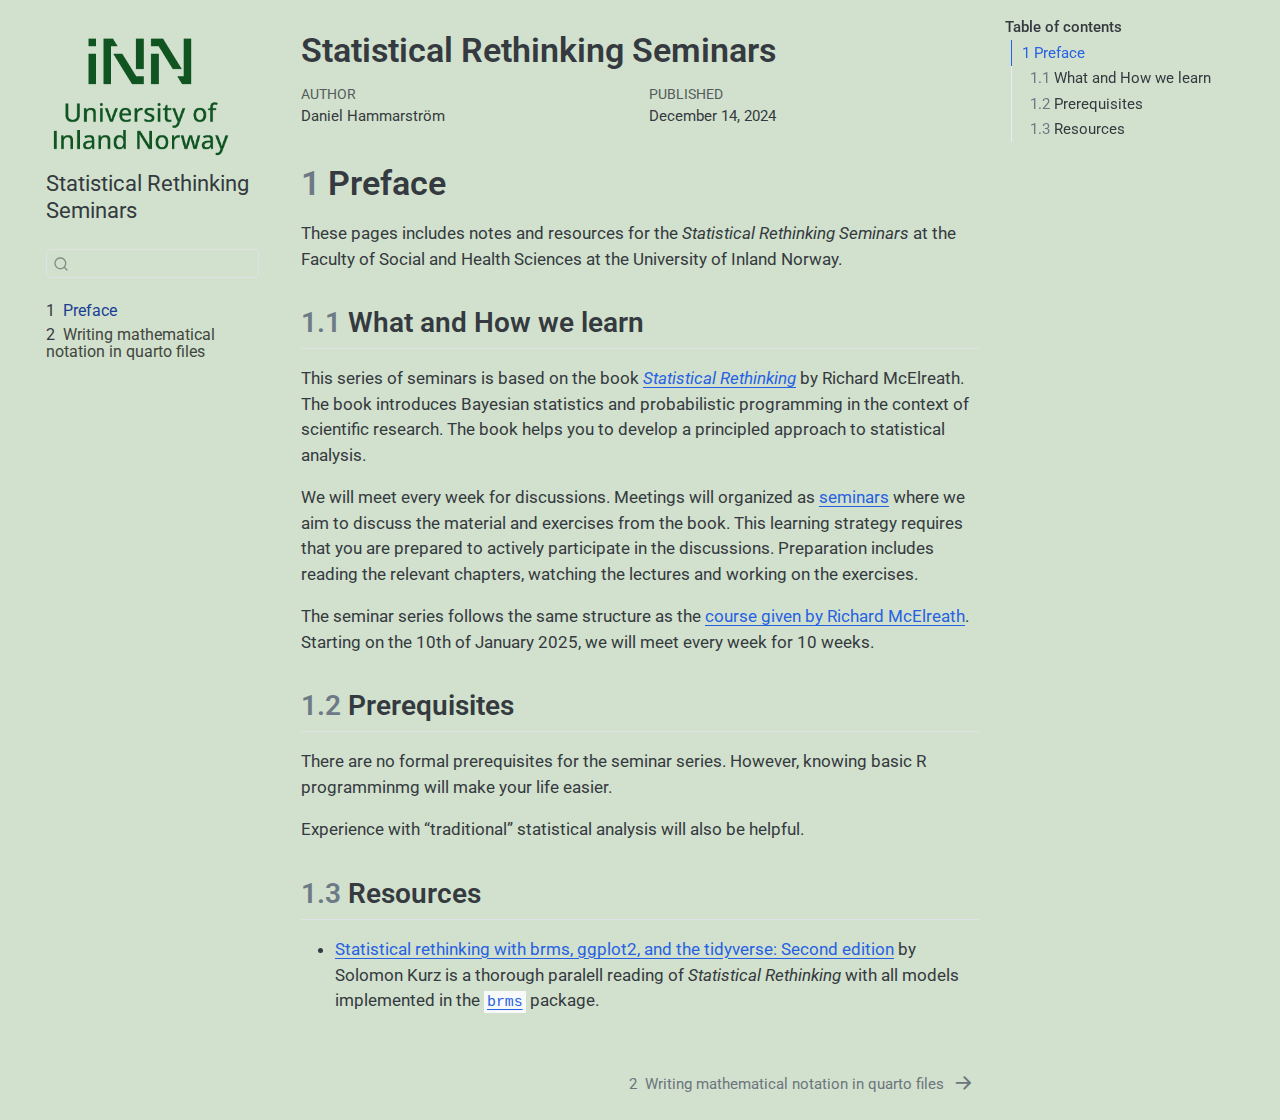
<file: index.html>
<!DOCTYPE html>
<html xmlns="http://www.w3.org/1999/xhtml" lang="en" xml:lang="en"><head>

<meta charset="utf-8">
<meta name="generator" content="quarto-1.6.39">

<meta name="viewport" content="width=device-width, initial-scale=1.0, user-scalable=yes">

<meta name="author" content="Daniel Hammarström">
<meta name="dcterms.date" content="2024-12-14">

<title>Statistical Rethinking Seminars</title>
<style>
code{white-space: pre-wrap;}
span.smallcaps{font-variant: small-caps;}
div.columns{display: flex; gap: min(4vw, 1.5em);}
div.column{flex: auto; overflow-x: auto;}
div.hanging-indent{margin-left: 1.5em; text-indent: -1.5em;}
ul.task-list{list-style: none;}
ul.task-list li input[type="checkbox"] {
  width: 0.8em;
  margin: 0 0.8em 0.2em -1em; /* quarto-specific, see https://github.com/quarto-dev/quarto-cli/issues/4556 */ 
  vertical-align: middle;
}
</style>


<script src="site_libs/quarto-nav/quarto-nav.js"></script>
<script src="site_libs/quarto-nav/headroom.min.js"></script>
<script src="site_libs/clipboard/clipboard.min.js"></script>
<script src="site_libs/quarto-search/autocomplete.umd.js"></script>
<script src="site_libs/quarto-search/fuse.min.js"></script>
<script src="site_libs/quarto-search/quarto-search.js"></script>
<meta name="quarto:offset" content="./">
<link href="./01-notation.html" rel="next">
<script src="site_libs/quarto-html/quarto.js"></script>
<script src="site_libs/quarto-html/popper.min.js"></script>
<script src="site_libs/quarto-html/tippy.umd.min.js"></script>
<script src="site_libs/quarto-html/anchor.min.js"></script>
<link href="site_libs/quarto-html/tippy.css" rel="stylesheet">
<link href="site_libs/quarto-html/quarto-syntax-highlighting-e26003cea8cd680ca0c55a263523d882.css" rel="stylesheet" id="quarto-text-highlighting-styles">
<script src="site_libs/bootstrap/bootstrap.min.js"></script>
<link href="site_libs/bootstrap/bootstrap-icons.css" rel="stylesheet">
<link href="site_libs/bootstrap/bootstrap-5dd0476be0491dc36d92c954f09f73ba.min.css" rel="stylesheet" append-hash="true" id="quarto-bootstrap" data-mode="light">
<script id="quarto-search-options" type="application/json">{
  "location": "sidebar",
  "copy-button": false,
  "collapse-after": 3,
  "panel-placement": "start",
  "type": "textbox",
  "limit": 50,
  "keyboard-shortcut": [
    "f",
    "/",
    "s"
  ],
  "show-item-context": false,
  "language": {
    "search-no-results-text": "No results",
    "search-matching-documents-text": "matching documents",
    "search-copy-link-title": "Copy link to search",
    "search-hide-matches-text": "Hide additional matches",
    "search-more-match-text": "more match in this document",
    "search-more-matches-text": "more matches in this document",
    "search-clear-button-title": "Clear",
    "search-text-placeholder": "",
    "search-detached-cancel-button-title": "Cancel",
    "search-submit-button-title": "Submit",
    "search-label": "Search"
  }
}</script>


</head>

<body class="nav-sidebar floating">

<div id="quarto-search-results"></div>
  <header id="quarto-header" class="headroom fixed-top">
  <nav class="quarto-secondary-nav">
    <div class="container-fluid d-flex">
      <button type="button" class="quarto-btn-toggle btn" data-bs-toggle="collapse" role="button" data-bs-target=".quarto-sidebar-collapse-item" aria-controls="quarto-sidebar" aria-expanded="false" aria-label="Toggle sidebar navigation" onclick="if (window.quartoToggleHeadroom) { window.quartoToggleHeadroom(); }">
        <i class="bi bi-layout-text-sidebar-reverse"></i>
      </button>
        <nav class="quarto-page-breadcrumbs" aria-label="breadcrumb"><ol class="breadcrumb"><li class="breadcrumb-item"><a href="./index.html"><span class="chapter-number">1</span>&nbsp; <span class="chapter-title">Preface</span></a></li></ol></nav>
        <a class="flex-grow-1" role="navigation" data-bs-toggle="collapse" data-bs-target=".quarto-sidebar-collapse-item" aria-controls="quarto-sidebar" aria-expanded="false" aria-label="Toggle sidebar navigation" onclick="if (window.quartoToggleHeadroom) { window.quartoToggleHeadroom(); }">      
        </a>
      <button type="button" class="btn quarto-search-button" aria-label="Search" onclick="window.quartoOpenSearch();">
        <i class="bi bi-search"></i>
      </button>
    </div>
  </nav>
</header>
<!-- content -->
<div id="quarto-content" class="quarto-container page-columns page-rows-contents page-layout-article">
<!-- sidebar -->
  <nav id="quarto-sidebar" class="sidebar collapse collapse-horizontal quarto-sidebar-collapse-item sidebar-navigation floating overflow-auto">
    <div class="pt-lg-2 mt-2 text-left sidebar-header sidebar-header-stacked">
      <a href="./index.html" class="sidebar-logo-link">
      <img src="./resources/inn-logo-green-vertical.png" alt="" class="sidebar-logo py-0 d-lg-inline d-none">
      </a>
    <div class="sidebar-title mb-0 py-0">
      <a href="./">Statistical Rethinking Seminars</a> 
    </div>
      </div>
        <div class="mt-2 flex-shrink-0 align-items-center">
        <div class="sidebar-search">
        <div id="quarto-search" class="" title="Search"></div>
        </div>
        </div>
    <div class="sidebar-menu-container"> 
    <ul class="list-unstyled mt-1">
        <li class="sidebar-item">
  <div class="sidebar-item-container"> 
  <a href="./index.html" class="sidebar-item-text sidebar-link active">
 <span class="menu-text"><span class="chapter-number">1</span>&nbsp; <span class="chapter-title">Preface</span></span></a>
  </div>
</li>
        <li class="sidebar-item">
  <div class="sidebar-item-container"> 
  <a href="./01-notation.html" class="sidebar-item-text sidebar-link">
 <span class="menu-text"><span class="chapter-number">2</span>&nbsp; <span class="chapter-title">Writing mathematical notation in quarto files</span></span></a>
  </div>
</li>
    </ul>
    </div>
</nav>
<div id="quarto-sidebar-glass" class="quarto-sidebar-collapse-item" data-bs-toggle="collapse" data-bs-target=".quarto-sidebar-collapse-item"></div>
<!-- margin-sidebar -->
    <div id="quarto-margin-sidebar" class="sidebar margin-sidebar">
        <nav id="TOC" role="doc-toc" class="toc-active">
    <h2 id="toc-title">Table of contents</h2>
   
  <ul>
  <li><a href="#preface" id="toc-preface" class="nav-link active" data-scroll-target="#preface"><span class="header-section-number">1</span> Preface</a>
  <ul class="collapse">
  <li><a href="#what-and-how-we-learn" id="toc-what-and-how-we-learn" class="nav-link" data-scroll-target="#what-and-how-we-learn"><span class="header-section-number">1.1</span> What and How we learn</a></li>
  <li><a href="#prerequisites" id="toc-prerequisites" class="nav-link" data-scroll-target="#prerequisites"><span class="header-section-number">1.2</span> Prerequisites</a></li>
  <li><a href="#resources" id="toc-resources" class="nav-link" data-scroll-target="#resources"><span class="header-section-number">1.3</span> Resources</a></li>
  </ul></li>
  </ul>
</nav>
    </div>
<!-- main -->
<main class="content" id="quarto-document-content">

<header id="title-block-header" class="quarto-title-block default">
<div class="quarto-title">
<h1 class="title">Statistical Rethinking Seminars</h1>
</div>



<div class="quarto-title-meta">

    <div>
    <div class="quarto-title-meta-heading">Author</div>
    <div class="quarto-title-meta-contents">
             <p>Daniel Hammarström </p>
          </div>
  </div>
    
    <div>
    <div class="quarto-title-meta-heading">Published</div>
    <div class="quarto-title-meta-contents">
      <p class="date">December 14, 2024</p>
    </div>
  </div>
  
    
  </div>
  


</header>


<section id="preface" class="level1" data-number="1">
<h1 data-number="1"><span class="header-section-number">1</span> Preface</h1>
<p>These pages includes notes and resources for the <em>Statistical Rethinking Seminars</em> at the Faculty of Social and Health Sciences at the University of Inland Norway.</p>
<section id="what-and-how-we-learn" class="level2" data-number="1.1">
<h2 data-number="1.1" class="anchored" data-anchor-id="what-and-how-we-learn"><span class="header-section-number">1.1</span> What and How we learn</h2>
<p>This series of seminars is based on the book <a href="https://www.routledge.com/Statistical-Rethinking-A-Bayesian-Course-with-Examples-in-R-and-STAN/McElreath/p/book/9780367139919"><em>Statistical Rethinking</em></a> by Richard McElreath. The book introduces Bayesian statistics and probabilistic programming in the context of scientific research. The book helps you to develop a principled approach to statistical analysis.</p>
<p>We will meet every week for discussions. Meetings will organized as <a href="https://en.wikipedia.org/wiki/Seminar">seminars</a> where we aim to discuss the material and exercises from the book. This learning strategy requires that you are prepared to actively participate in the discussions. Preparation includes reading the relevant chapters, watching the lectures and working on the exercises.</p>
<p>The seminar series follows the same structure as the <a href="https://github.com/rmcelreath/stat_rethinking_2025">course given by Richard McElreath</a>. Starting on the 10th of January 2025, we will meet every week for 10 weeks.</p>
</section>
<section id="prerequisites" class="level2" data-number="1.2">
<h2 data-number="1.2" class="anchored" data-anchor-id="prerequisites"><span class="header-section-number">1.2</span> Prerequisites</h2>
<p>There are no formal prerequisites for the seminar series. However, knowing basic R programminmg will make your life easier.</p>
<p>Experience with “traditional” statistical analysis will also be helpful.</p>
</section>
<section id="resources" class="level2" data-number="1.3">
<h2 data-number="1.3" class="anchored" data-anchor-id="resources"><span class="header-section-number">1.3</span> Resources</h2>
<ul>
<li><a href="https://bookdown.org/content/4857/">Statistical rethinking with brms, ggplot2, and the tidyverse: Second edition</a> by Solomon Kurz is a thorough paralell reading of <em>Statistical Rethinking</em> with all models implemented in the <a href="https://github.com/paul-buerkner/brms"><code>brms</code></a> package.</li>
</ul>


</section>
</section>

</main> <!-- /main -->
<script id="quarto-html-after-body" type="application/javascript">
window.document.addEventListener("DOMContentLoaded", function (event) {
  const toggleBodyColorMode = (bsSheetEl) => {
    const mode = bsSheetEl.getAttribute("data-mode");
    const bodyEl = window.document.querySelector("body");
    if (mode === "dark") {
      bodyEl.classList.add("quarto-dark");
      bodyEl.classList.remove("quarto-light");
    } else {
      bodyEl.classList.add("quarto-light");
      bodyEl.classList.remove("quarto-dark");
    }
  }
  const toggleBodyColorPrimary = () => {
    const bsSheetEl = window.document.querySelector("link#quarto-bootstrap");
    if (bsSheetEl) {
      toggleBodyColorMode(bsSheetEl);
    }
  }
  toggleBodyColorPrimary();  
  const icon = "";
  const anchorJS = new window.AnchorJS();
  anchorJS.options = {
    placement: 'right',
    icon: icon
  };
  anchorJS.add('.anchored');
  const isCodeAnnotation = (el) => {
    for (const clz of el.classList) {
      if (clz.startsWith('code-annotation-')) {                     
        return true;
      }
    }
    return false;
  }
  const onCopySuccess = function(e) {
    // button target
    const button = e.trigger;
    // don't keep focus
    button.blur();
    // flash "checked"
    button.classList.add('code-copy-button-checked');
    var currentTitle = button.getAttribute("title");
    button.setAttribute("title", "Copied!");
    let tooltip;
    if (window.bootstrap) {
      button.setAttribute("data-bs-toggle", "tooltip");
      button.setAttribute("data-bs-placement", "left");
      button.setAttribute("data-bs-title", "Copied!");
      tooltip = new bootstrap.Tooltip(button, 
        { trigger: "manual", 
          customClass: "code-copy-button-tooltip",
          offset: [0, -8]});
      tooltip.show();    
    }
    setTimeout(function() {
      if (tooltip) {
        tooltip.hide();
        button.removeAttribute("data-bs-title");
        button.removeAttribute("data-bs-toggle");
        button.removeAttribute("data-bs-placement");
      }
      button.setAttribute("title", currentTitle);
      button.classList.remove('code-copy-button-checked');
    }, 1000);
    // clear code selection
    e.clearSelection();
  }
  const getTextToCopy = function(trigger) {
      const codeEl = trigger.previousElementSibling.cloneNode(true);
      for (const childEl of codeEl.children) {
        if (isCodeAnnotation(childEl)) {
          childEl.remove();
        }
      }
      return codeEl.innerText;
  }
  const clipboard = new window.ClipboardJS('.code-copy-button:not([data-in-quarto-modal])', {
    text: getTextToCopy
  });
  clipboard.on('success', onCopySuccess);
  if (window.document.getElementById('quarto-embedded-source-code-modal')) {
    const clipboardModal = new window.ClipboardJS('.code-copy-button[data-in-quarto-modal]', {
      text: getTextToCopy,
      container: window.document.getElementById('quarto-embedded-source-code-modal')
    });
    clipboardModal.on('success', onCopySuccess);
  }
    var localhostRegex = new RegExp(/^(?:http|https):\/\/localhost\:?[0-9]*\//);
    var mailtoRegex = new RegExp(/^mailto:/);
      var filterRegex = new RegExp('/' + window.location.host + '/');
    var isInternal = (href) => {
        return filterRegex.test(href) || localhostRegex.test(href) || mailtoRegex.test(href);
    }
    // Inspect non-navigation links and adorn them if external
 	var links = window.document.querySelectorAll('a[href]:not(.nav-link):not(.navbar-brand):not(.toc-action):not(.sidebar-link):not(.sidebar-item-toggle):not(.pagination-link):not(.no-external):not([aria-hidden]):not(.dropdown-item):not(.quarto-navigation-tool):not(.about-link)');
    for (var i=0; i<links.length; i++) {
      const link = links[i];
      if (!isInternal(link.href)) {
        // undo the damage that might have been done by quarto-nav.js in the case of
        // links that we want to consider external
        if (link.dataset.originalHref !== undefined) {
          link.href = link.dataset.originalHref;
        }
      }
    }
  function tippyHover(el, contentFn, onTriggerFn, onUntriggerFn) {
    const config = {
      allowHTML: true,
      maxWidth: 500,
      delay: 100,
      arrow: false,
      appendTo: function(el) {
          return el.parentElement;
      },
      interactive: true,
      interactiveBorder: 10,
      theme: 'quarto',
      placement: 'bottom-start',
    };
    if (contentFn) {
      config.content = contentFn;
    }
    if (onTriggerFn) {
      config.onTrigger = onTriggerFn;
    }
    if (onUntriggerFn) {
      config.onUntrigger = onUntriggerFn;
    }
    window.tippy(el, config); 
  }
  const noterefs = window.document.querySelectorAll('a[role="doc-noteref"]');
  for (var i=0; i<noterefs.length; i++) {
    const ref = noterefs[i];
    tippyHover(ref, function() {
      // use id or data attribute instead here
      let href = ref.getAttribute('data-footnote-href') || ref.getAttribute('href');
      try { href = new URL(href).hash; } catch {}
      const id = href.replace(/^#\/?/, "");
      const note = window.document.getElementById(id);
      if (note) {
        return note.innerHTML;
      } else {
        return "";
      }
    });
  }
  const xrefs = window.document.querySelectorAll('a.quarto-xref');
  const processXRef = (id, note) => {
    // Strip column container classes
    const stripColumnClz = (el) => {
      el.classList.remove("page-full", "page-columns");
      if (el.children) {
        for (const child of el.children) {
          stripColumnClz(child);
        }
      }
    }
    stripColumnClz(note)
    if (id === null || id.startsWith('sec-')) {
      // Special case sections, only their first couple elements
      const container = document.createElement("div");
      if (note.children && note.children.length > 2) {
        container.appendChild(note.children[0].cloneNode(true));
        for (let i = 1; i < note.children.length; i++) {
          const child = note.children[i];
          if (child.tagName === "P" && child.innerText === "") {
            continue;
          } else {
            container.appendChild(child.cloneNode(true));
            break;
          }
        }
        if (window.Quarto?.typesetMath) {
          window.Quarto.typesetMath(container);
        }
        return container.innerHTML
      } else {
        if (window.Quarto?.typesetMath) {
          window.Quarto.typesetMath(note);
        }
        return note.innerHTML;
      }
    } else {
      // Remove any anchor links if they are present
      const anchorLink = note.querySelector('a.anchorjs-link');
      if (anchorLink) {
        anchorLink.remove();
      }
      if (window.Quarto?.typesetMath) {
        window.Quarto.typesetMath(note);
      }
      if (note.classList.contains("callout")) {
        return note.outerHTML;
      } else {
        return note.innerHTML;
      }
    }
  }
  for (var i=0; i<xrefs.length; i++) {
    const xref = xrefs[i];
    tippyHover(xref, undefined, function(instance) {
      instance.disable();
      let url = xref.getAttribute('href');
      let hash = undefined; 
      if (url.startsWith('#')) {
        hash = url;
      } else {
        try { hash = new URL(url).hash; } catch {}
      }
      if (hash) {
        const id = hash.replace(/^#\/?/, "");
        const note = window.document.getElementById(id);
        if (note !== null) {
          try {
            const html = processXRef(id, note.cloneNode(true));
            instance.setContent(html);
          } finally {
            instance.enable();
            instance.show();
          }
        } else {
          // See if we can fetch this
          fetch(url.split('#')[0])
          .then(res => res.text())
          .then(html => {
            const parser = new DOMParser();
            const htmlDoc = parser.parseFromString(html, "text/html");
            const note = htmlDoc.getElementById(id);
            if (note !== null) {
              const html = processXRef(id, note);
              instance.setContent(html);
            } 
          }).finally(() => {
            instance.enable();
            instance.show();
          });
        }
      } else {
        // See if we can fetch a full url (with no hash to target)
        // This is a special case and we should probably do some content thinning / targeting
        fetch(url)
        .then(res => res.text())
        .then(html => {
          const parser = new DOMParser();
          const htmlDoc = parser.parseFromString(html, "text/html");
          const note = htmlDoc.querySelector('main.content');
          if (note !== null) {
            // This should only happen for chapter cross references
            // (since there is no id in the URL)
            // remove the first header
            if (note.children.length > 0 && note.children[0].tagName === "HEADER") {
              note.children[0].remove();
            }
            const html = processXRef(null, note);
            instance.setContent(html);
          } 
        }).finally(() => {
          instance.enable();
          instance.show();
        });
      }
    }, function(instance) {
    });
  }
      let selectedAnnoteEl;
      const selectorForAnnotation = ( cell, annotation) => {
        let cellAttr = 'data-code-cell="' + cell + '"';
        let lineAttr = 'data-code-annotation="' +  annotation + '"';
        const selector = 'span[' + cellAttr + '][' + lineAttr + ']';
        return selector;
      }
      const selectCodeLines = (annoteEl) => {
        const doc = window.document;
        const targetCell = annoteEl.getAttribute("data-target-cell");
        const targetAnnotation = annoteEl.getAttribute("data-target-annotation");
        const annoteSpan = window.document.querySelector(selectorForAnnotation(targetCell, targetAnnotation));
        const lines = annoteSpan.getAttribute("data-code-lines").split(",");
        const lineIds = lines.map((line) => {
          return targetCell + "-" + line;
        })
        let top = null;
        let height = null;
        let parent = null;
        if (lineIds.length > 0) {
            //compute the position of the single el (top and bottom and make a div)
            const el = window.document.getElementById(lineIds[0]);
            top = el.offsetTop;
            height = el.offsetHeight;
            parent = el.parentElement.parentElement;
          if (lineIds.length > 1) {
            const lastEl = window.document.getElementById(lineIds[lineIds.length - 1]);
            const bottom = lastEl.offsetTop + lastEl.offsetHeight;
            height = bottom - top;
          }
          if (top !== null && height !== null && parent !== null) {
            // cook up a div (if necessary) and position it 
            let div = window.document.getElementById("code-annotation-line-highlight");
            if (div === null) {
              div = window.document.createElement("div");
              div.setAttribute("id", "code-annotation-line-highlight");
              div.style.position = 'absolute';
              parent.appendChild(div);
            }
            div.style.top = top - 2 + "px";
            div.style.height = height + 4 + "px";
            div.style.left = 0;
            let gutterDiv = window.document.getElementById("code-annotation-line-highlight-gutter");
            if (gutterDiv === null) {
              gutterDiv = window.document.createElement("div");
              gutterDiv.setAttribute("id", "code-annotation-line-highlight-gutter");
              gutterDiv.style.position = 'absolute';
              const codeCell = window.document.getElementById(targetCell);
              const gutter = codeCell.querySelector('.code-annotation-gutter');
              gutter.appendChild(gutterDiv);
            }
            gutterDiv.style.top = top - 2 + "px";
            gutterDiv.style.height = height + 4 + "px";
          }
          selectedAnnoteEl = annoteEl;
        }
      };
      const unselectCodeLines = () => {
        const elementsIds = ["code-annotation-line-highlight", "code-annotation-line-highlight-gutter"];
        elementsIds.forEach((elId) => {
          const div = window.document.getElementById(elId);
          if (div) {
            div.remove();
          }
        });
        selectedAnnoteEl = undefined;
      };
        // Handle positioning of the toggle
    window.addEventListener(
      "resize",
      throttle(() => {
        elRect = undefined;
        if (selectedAnnoteEl) {
          selectCodeLines(selectedAnnoteEl);
        }
      }, 10)
    );
    function throttle(fn, ms) {
    let throttle = false;
    let timer;
      return (...args) => {
        if(!throttle) { // first call gets through
            fn.apply(this, args);
            throttle = true;
        } else { // all the others get throttled
            if(timer) clearTimeout(timer); // cancel #2
            timer = setTimeout(() => {
              fn.apply(this, args);
              timer = throttle = false;
            }, ms);
        }
      };
    }
      // Attach click handler to the DT
      const annoteDls = window.document.querySelectorAll('dt[data-target-cell]');
      for (const annoteDlNode of annoteDls) {
        annoteDlNode.addEventListener('click', (event) => {
          const clickedEl = event.target;
          if (clickedEl !== selectedAnnoteEl) {
            unselectCodeLines();
            const activeEl = window.document.querySelector('dt[data-target-cell].code-annotation-active');
            if (activeEl) {
              activeEl.classList.remove('code-annotation-active');
            }
            selectCodeLines(clickedEl);
            clickedEl.classList.add('code-annotation-active');
          } else {
            // Unselect the line
            unselectCodeLines();
            clickedEl.classList.remove('code-annotation-active');
          }
        });
      }
  const findCites = (el) => {
    const parentEl = el.parentElement;
    if (parentEl) {
      const cites = parentEl.dataset.cites;
      if (cites) {
        return {
          el,
          cites: cites.split(' ')
        };
      } else {
        return findCites(el.parentElement)
      }
    } else {
      return undefined;
    }
  };
  var bibliorefs = window.document.querySelectorAll('a[role="doc-biblioref"]');
  for (var i=0; i<bibliorefs.length; i++) {
    const ref = bibliorefs[i];
    const citeInfo = findCites(ref);
    if (citeInfo) {
      tippyHover(citeInfo.el, function() {
        var popup = window.document.createElement('div');
        citeInfo.cites.forEach(function(cite) {
          var citeDiv = window.document.createElement('div');
          citeDiv.classList.add('hanging-indent');
          citeDiv.classList.add('csl-entry');
          var biblioDiv = window.document.getElementById('ref-' + cite);
          if (biblioDiv) {
            citeDiv.innerHTML = biblioDiv.innerHTML;
          }
          popup.appendChild(citeDiv);
        });
        return popup.innerHTML;
      });
    }
  }
});
</script>
<nav class="page-navigation">
  <div class="nav-page nav-page-previous">
  </div>
  <div class="nav-page nav-page-next">
      <a href="./01-notation.html" class="pagination-link" aria-label="Writing mathematical notation in quarto files">
        <span class="nav-page-text"><span class="chapter-number">2</span>&nbsp; <span class="chapter-title">Writing mathematical notation in quarto files</span></span> <i class="bi bi-arrow-right-short"></i>
      </a>
  </div>
</nav>
</div> <!-- /content -->




</body></html>
</file>
<file: site_libs/quarto-html/tippy.css>
.tippy-box[data-animation=fade][data-state=hidden]{opacity:0}[data-tippy-root]{max-width:calc(100vw - 10px)}.tippy-box{position:relative;background-color:#333;color:#fff;border-radius:4px;font-size:14px;line-height:1.4;white-space:normal;outline:0;transition-property:transform,visibility,opacity}.tippy-box[data-placement^=top]>.tippy-arrow{bottom:0}.tippy-box[data-placement^=top]>.tippy-arrow:before{bottom:-7px;left:0;border-width:8px 8px 0;border-top-color:initial;transform-origin:center top}.tippy-box[data-placement^=bottom]>.tippy-arrow{top:0}.tippy-box[data-placement^=bottom]>.tippy-arrow:before{top:-7px;left:0;border-width:0 8px 8px;border-bottom-color:initial;transform-origin:center bottom}.tippy-box[data-placement^=left]>.tippy-arrow{right:0}.tippy-box[data-placement^=left]>.tippy-arrow:before{border-width:8px 0 8px 8px;border-left-color:initial;right:-7px;transform-origin:center left}.tippy-box[data-placement^=right]>.tippy-arrow{left:0}.tippy-box[data-placement^=right]>.tippy-arrow:before{left:-7px;border-width:8px 8px 8px 0;border-right-color:initial;transform-origin:center right}.tippy-box[data-inertia][data-state=visible]{transition-timing-function:cubic-bezier(.54,1.5,.38,1.11)}.tippy-arrow{width:16px;height:16px;color:#333}.tippy-arrow:before{content:"";position:absolute;border-color:transparent;border-style:solid}.tippy-content{position:relative;padding:5px 9px;z-index:1}
</file>
<file: site_libs/quarto-html/quarto-syntax-highlighting-e26003cea8cd680ca0c55a263523d882.css>
/* quarto syntax highlight colors */
:root {
  --quarto-hl-ot-color: #003B4F;
  --quarto-hl-at-color: #657422;
  --quarto-hl-ss-color: #20794D;
  --quarto-hl-an-color: #5E5E5E;
  --quarto-hl-fu-color: #4758AB;
  --quarto-hl-st-color: #20794D;
  --quarto-hl-cf-color: #003B4F;
  --quarto-hl-op-color: #5E5E5E;
  --quarto-hl-er-color: #AD0000;
  --quarto-hl-bn-color: #AD0000;
  --quarto-hl-al-color: #AD0000;
  --quarto-hl-va-color: #111111;
  --quarto-hl-bu-color: inherit;
  --quarto-hl-ex-color: inherit;
  --quarto-hl-pp-color: #AD0000;
  --quarto-hl-in-color: #5E5E5E;
  --quarto-hl-vs-color: #20794D;
  --quarto-hl-wa-color: #5E5E5E;
  --quarto-hl-do-color: #5E5E5E;
  --quarto-hl-im-color: #00769E;
  --quarto-hl-ch-color: #20794D;
  --quarto-hl-dt-color: #AD0000;
  --quarto-hl-fl-color: #AD0000;
  --quarto-hl-co-color: #5E5E5E;
  --quarto-hl-cv-color: #5E5E5E;
  --quarto-hl-cn-color: #8f5902;
  --quarto-hl-sc-color: #5E5E5E;
  --quarto-hl-dv-color: #AD0000;
  --quarto-hl-kw-color: #003B4F;
}

/* other quarto variables */
:root {
  --quarto-font-monospace: SFMono-Regular, Menlo, Monaco, Consolas, "Liberation Mono", "Courier New", monospace;
}

pre > code.sourceCode > span {
  color: #003B4F;
}

code span {
  color: #003B4F;
}

code.sourceCode > span {
  color: #003B4F;
}

div.sourceCode,
div.sourceCode pre.sourceCode {
  color: #003B4F;
}

code span.ot {
  color: #003B4F;
  font-style: inherit;
}

code span.at {
  color: #657422;
  font-style: inherit;
}

code span.ss {
  color: #20794D;
  font-style: inherit;
}

code span.an {
  color: #5E5E5E;
  font-style: inherit;
}

code span.fu {
  color: #4758AB;
  font-style: inherit;
}

code span.st {
  color: #20794D;
  font-style: inherit;
}

code span.cf {
  color: #003B4F;
  font-weight: bold;
  font-style: inherit;
}

code span.op {
  color: #5E5E5E;
  font-style: inherit;
}

code span.er {
  color: #AD0000;
  font-style: inherit;
}

code span.bn {
  color: #AD0000;
  font-style: inherit;
}

code span.al {
  color: #AD0000;
  font-style: inherit;
}

code span.va {
  color: #111111;
  font-style: inherit;
}

code span.bu {
  font-style: inherit;
}

code span.ex {
  font-style: inherit;
}

code span.pp {
  color: #AD0000;
  font-style: inherit;
}

code span.in {
  color: #5E5E5E;
  font-style: inherit;
}

code span.vs {
  color: #20794D;
  font-style: inherit;
}

code span.wa {
  color: #5E5E5E;
  font-style: italic;
}

code span.do {
  color: #5E5E5E;
  font-style: italic;
}

code span.im {
  color: #00769E;
  font-style: inherit;
}

code span.ch {
  color: #20794D;
  font-style: inherit;
}

code span.dt {
  color: #AD0000;
  font-style: inherit;
}

code span.fl {
  color: #AD0000;
  font-style: inherit;
}

code span.co {
  color: #5E5E5E;
  font-style: inherit;
}

code span.cv {
  color: #5E5E5E;
  font-style: italic;
}

code span.cn {
  color: #8f5902;
  font-style: inherit;
}

code span.sc {
  color: #5E5E5E;
  font-style: inherit;
}

code span.dv {
  color: #AD0000;
  font-style: inherit;
}

code span.kw {
  color: #003B4F;
  font-weight: bold;
  font-style: inherit;
}

.prevent-inlining {
  content: "</";
}

/*# sourceMappingURL=e90e9ab646ea9b1aaa61e089606e0f97.css.map */
</file>
